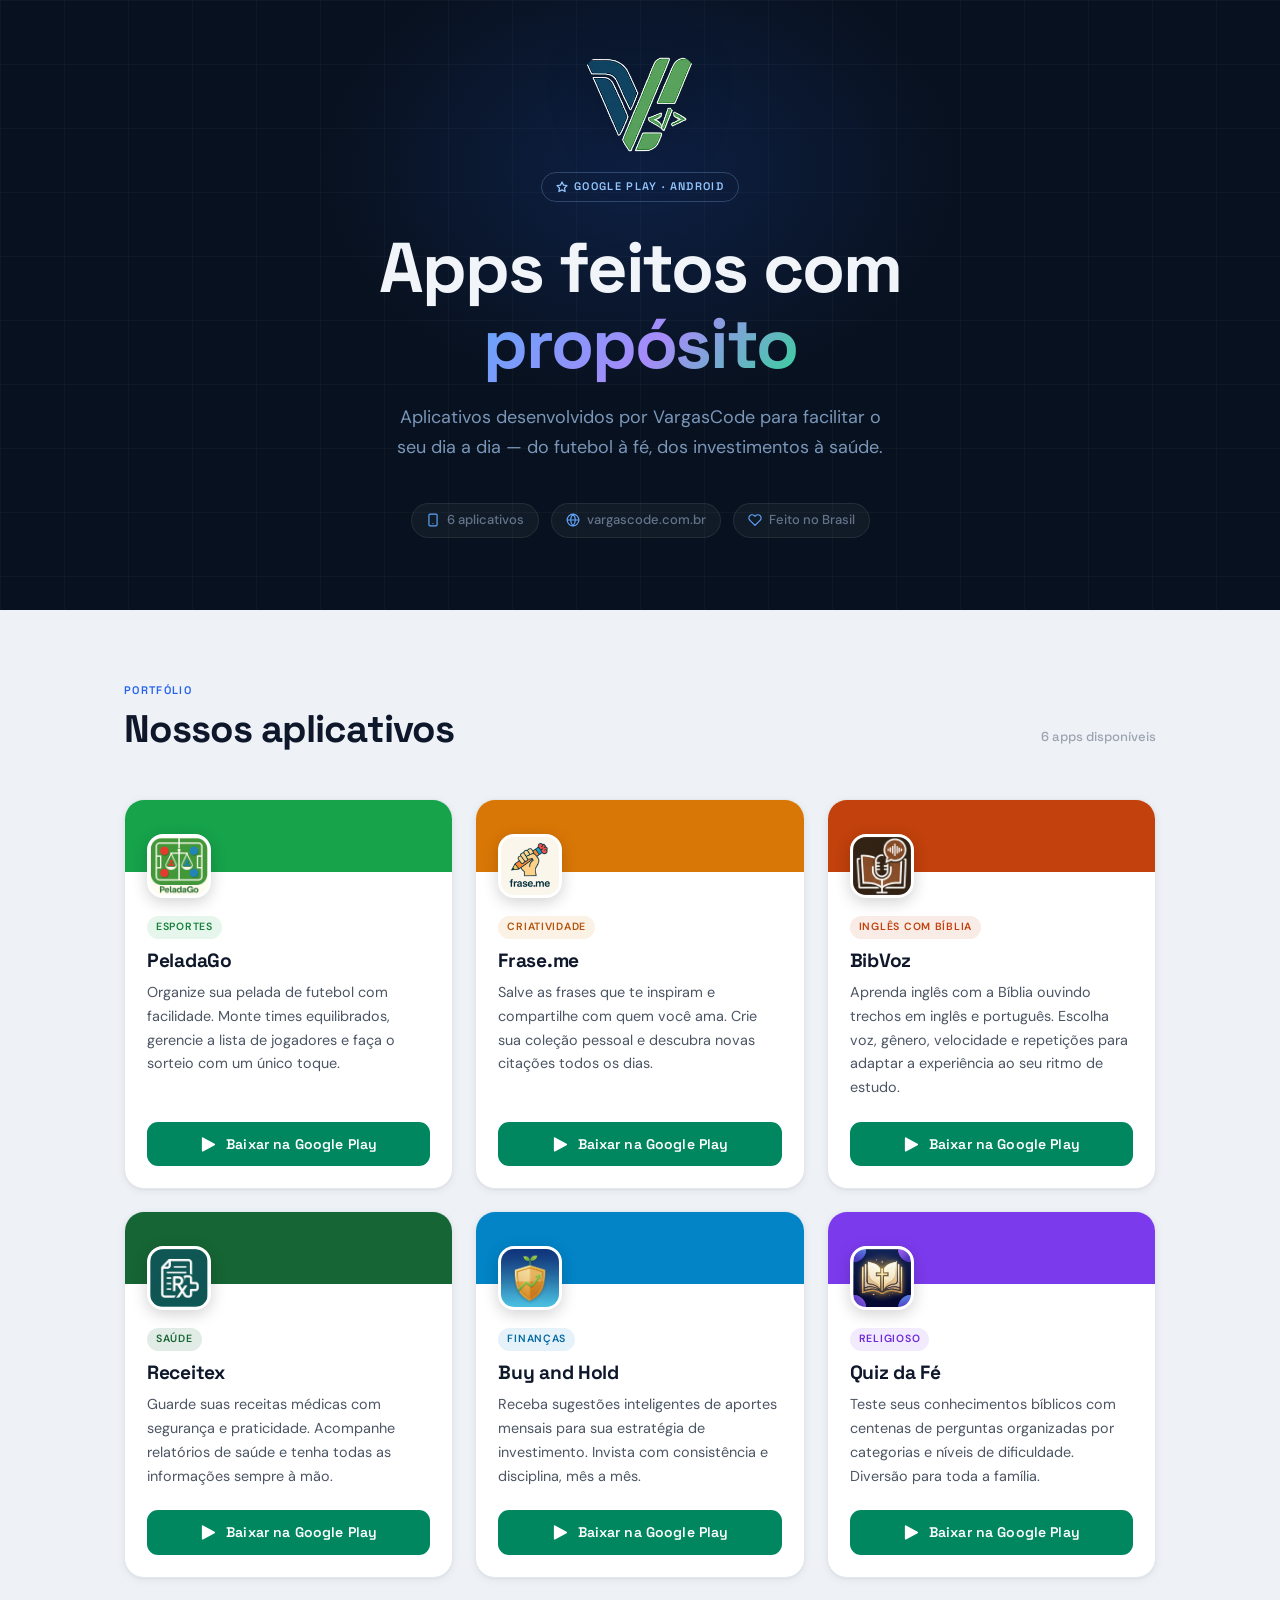
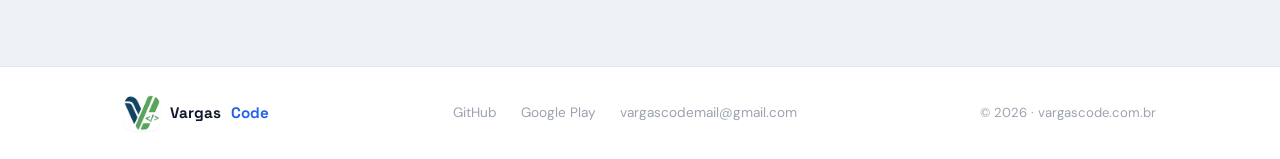
<file: _exemplo/index.html>
<!DOCTYPE html>
<html lang="pt-BR">
<head>
  <meta charset="UTF-8" />
  <meta name="viewport" content="width=device-width, initial-scale=1.0" />
  <meta name="description" content="Aplicativos desenvolvidos por VargasCode — PeladaGo, BibVoz, Frase.me, Receitex, Buy and Hold e Quiz da Fé." />
  <meta property="og:title" content="VargasCode · Apps para Android" />
  <meta property="og:description" content="Aplicativos feitos com propósito. Do futebol à fé." />
  <meta property="og:url" content="https://vargascode.com.br" />
  <title>VargasCode · Aplicativos para Android</title>

  <link rel="preconnect" href="https://fonts.googleapis.com" />
  <link rel="preconnect" href="https://fonts.gstatic.com" crossorigin />
  <link href="https://fonts.googleapis.com/css2?family=Space+Grotesk:wght@400;500;600;700&family=DM+Sans:ital,opsz,wght@0,9..40,300;0,9..40,400;0,9..40,500;1,9..40,400&display=swap" rel="stylesheet" />

  <style>
    /* ─────────────────────────────────────────
       DESIGN TOKENS
    ───────────────────────────────────────── */
    :root {
      /* Surfaces */
      --color-bg:       #EEF2F7;
      --color-surface:  #FFFFFF;
      --color-hero:     #08111F;
      --color-hero-alt: #0E1E36;

      /* Text */
      --color-text:     #0F172A;
      --color-text-2:   #4B5563;
      --color-text-3:   #9CA3AF;
      --color-hero-text:#F1F5F9;
      --color-hero-dim: #7A96B8;

      /* Brand */
      --color-accent:   #2563EB;
      --color-border:   #E2E8F0;
      --color-play:     #01875F;
      --color-play-hover:#016B4C;

      /* Per-app accents */
      --app-peladago:   #16A34A;
      --app-fraseme:    #D97706;
      --app-bibvoz:     #C2410C;
      --app-receitex:   #166534;
      --app-buyandhold: #0284C7;
      --app-quizdafe:   #7C3AED;

      /* Elevation */
      --shadow-sm:  0 1px 2px rgba(0,0,0,.05);
      --shadow-md:  0 2px 8px rgba(0,0,0,.06), 0 1px 2px rgba(0,0,0,.04);
      --shadow-lg:  0 8px 32px rgba(0,0,0,.10), 0 2px 8px rgba(0,0,0,.06);
      --shadow-xl:  0 16px 48px rgba(0,0,0,.14), 0 4px 12px rgba(0,0,0,.08);

      /* Layout */
      --max-width: 1080px;
      --card-radius: 20px;
    }

    /* ─────────────────────────────────────────
       RESET
    ───────────────────────────────────────── */
    *, *::before, *::after { box-sizing: border-box; margin: 0; padding: 0; }
    html { scroll-behavior: smooth; }
    img  { display: block; max-width: 100%; }
    a    { color: inherit; text-decoration: none; }
    ul   { list-style: none; }

    /* ─────────────────────────────────────────
       BASE
    ───────────────────────────────────────── */
    body {
      font-family: 'DM Sans', sans-serif;
      font-size: 16px;
      line-height: 1.6;
      background: var(--color-bg);
      color: var(--color-text);
      -webkit-font-smoothing: antialiased;
    }

    /* ─────────────────────────────────────────
       HERO
    ───────────────────────────────────────── */
    .hero {
      background: var(--color-hero);
      position: relative;
      overflow: hidden;
      padding: 56px 24px 72px;
      text-align: center;
    }

    /* Grid texture */
    .hero::before {
      content: '';
      position: absolute;
      inset: 0;
      background-image:
        linear-gradient(rgba(255,255,255,.028) 1px, transparent 1px),
        linear-gradient(90deg, rgba(255,255,255,.028) 1px, transparent 1px);
      background-size: 64px 64px;
      pointer-events: none;
    }

    /* Radial glow */
    .hero::after {
      content: '';
      position: absolute;
      top: -80px;
      left: 50%;
      transform: translateX(-50%);
      width: 700px;
      height: 500px;
      background: radial-gradient(ellipse, rgba(37,99,235,.18) 0%, transparent 65%);
      pointer-events: none;
    }

    .hero__inner {
      position: relative;
      z-index: 1;
      max-width: 680px;
      margin: 0 auto;
    }

    .hero__brand-mark {
      width: clamp(80px, 12vw, 112px);
      margin: 0 auto 18px;
      filter: drop-shadow(0 10px 24px rgba(0,0,0,.22));

      opacity: 0;
      animation: heroUp .55s cubic-bezier(.16,1,.3,1) both;
    }

    .hero__brand-mark img {
      width: 100%;
      height: auto;
      object-fit: contain;
      border-radius: 20px;
    }

    .hero__badge {
      display: inline-flex;
      align-items: center;
      gap: 6px;
      font-family: 'Space Grotesk', sans-serif;
      font-size: 11px;
      font-weight: 600;
      letter-spacing: .12em;
      text-transform: uppercase;
      color: #93C5FD;
      border: 1px solid rgba(147,197,253,.25);
      border-radius: 100px;
      padding: 5px 14px;
      margin-bottom: 28px;

      opacity: 0;
      animation: heroUp .55s cubic-bezier(.16,1,.3,1) .05s both;
    }

    .hero__title {
      font-family: 'Space Grotesk', sans-serif;
      font-size: clamp(2.6rem, 6vw, 4.4rem);
      font-weight: 700;
      color: var(--color-hero-text);
      line-height: 1.08;
      letter-spacing: -.03em;
      margin-bottom: 20px;

      opacity: 0;
      animation: heroUp .55s cubic-bezier(.16,1,.3,1) .15s both;
    }

    .hero__title em {
      font-style: normal;
      background: linear-gradient(130deg, #60A5FA 0%, #A78BFA 55%, #34D399 100%);
      -webkit-background-clip: text;
      -webkit-text-fill-color: transparent;
      background-clip: text;
    }

    .hero__sub {
      font-size: clamp(.95rem, 2vw, 1.125rem);
      font-weight: 400;
      color: var(--color-hero-dim);
      max-width: 500px;
      margin: 0 auto 40px;
      line-height: 1.7;

      opacity: 0;
      animation: heroUp .55s cubic-bezier(.16,1,.3,1) .25s both;
    }

    .hero__pills {
      display: flex;
      align-items: center;
      justify-content: center;
      gap: 12px;
      flex-wrap: wrap;

      opacity: 0;
      animation: heroUp .55s cubic-bezier(.16,1,.3,1) .35s both;
    }

    .hero__pill {
      display: flex;
      align-items: center;
      gap: 7px;
      font-size: 13px;
      font-weight: 500;
      color: #64748B;
      background: rgba(255,255,255,.04);
      border: 1px solid rgba(255,255,255,.08);
      border-radius: 100px;
      padding: 6px 14px;
    }

    .hero__pill svg {
      width: 14px;
      height: 14px;
      color: #60A5FA;
      flex-shrink: 0;
    }

    /* ─────────────────────────────────────────
       MAIN
    ───────────────────────────────────────── */
    .main {
      max-width: var(--max-width);
      margin: 0 auto;
      padding: 72px 24px 88px;
    }

    /* ─────────────────────────────────────────
       SECTION HEADER
    ───────────────────────────────────────── */
    .section-hd {
      display: flex;
      align-items: flex-end;
      justify-content: space-between;
      gap: 12px;
      margin-bottom: 48px;
      flex-wrap: wrap;
    }

    .section-hd__eyebrow {
      font-family: 'Space Grotesk', sans-serif;
      font-size: 11px;
      font-weight: 600;
      letter-spacing: .12em;
      text-transform: uppercase;
      color: var(--color-accent);
      margin-bottom: 8px;
    }

    .section-hd__title {
      font-family: 'Space Grotesk', sans-serif;
      font-size: clamp(1.75rem, 4vw, 2.4rem);
      font-weight: 700;
      letter-spacing: -.025em;
      color: var(--color-text);
      line-height: 1.15;
    }

    .section-hd__count {
      font-family: 'Space Grotesk', sans-serif;
      font-size: 13px;
      font-weight: 500;
      color: var(--color-text-3);
      white-space: nowrap;
      padding-bottom: 4px;
    }

    /* ─────────────────────────────────────────
       APPS GRID — 6-col trick for centered row
    ───────────────────────────────────────── */
    .apps-grid {
      display: grid;
      grid-template-columns: repeat(6, 1fr);
      gap: 22px;
    }

    .app-card {
      grid-column: span 2;
    }

    /* ─────────────────────────────────────────
       APP CARD
    ───────────────────────────────────────── */
    .app-card {
      background: var(--color-surface);
      border-radius: var(--card-radius);
      border: 1px solid var(--color-border);
      box-shadow: var(--shadow-md);
      overflow: hidden;
      display: flex;
      flex-direction: column;

      /* Scroll reveal — initial state */
      opacity: 0;
      transform: translateY(28px);
      transition: opacity .5s ease, transform .5s ease, box-shadow .25s ease;
    }

    .app-card.is-visible {
      opacity: 1;
      transform: translateY(0);
    }

    .app-card:hover {
      transform: translateY(-6px);
      box-shadow: var(--shadow-xl);
    }

    /* ── Card color band ── */
    .card__band {
      height: 72px;
      position: relative;
      flex-shrink: 0;
    }

    .app-card[data-app="peladago"]   .card__band { background: var(--app-peladago); }
    .app-card[data-app="fraseme"]    .card__band { background: var(--app-fraseme); }
    .app-card[data-app="bibvoz"]     .card__band { background: var(--app-bibvoz); }
    .app-card[data-app="receitex"]   .card__band { background: var(--app-receitex); }
    .app-card[data-app="buyandhold"] .card__band { background: var(--app-buyandhold); }
    .app-card[data-app="quizdafe"]   .card__band { background: var(--app-quizdafe); }

    /* ── Logo floating on band ── */
    .card__logo {
      position: absolute;
      bottom: -26px;
      left: 22px;
      width: 64px;
      height: 64px;
      border-radius: 16px;
      background: var(--color-surface);
      border: 3px solid var(--color-surface);
      box-shadow: 0 4px 16px rgba(0,0,0,.18);
      overflow: hidden;
    }

    .card__logo img {
      width: 100%;
      height: 100%;
      object-fit: cover;
    }

    /* ── Card body ── */
    .card__body {
      padding: 44px 22px 22px;
      display: flex;
      flex-direction: column;
      flex: 1;
    }

    /* ── Category tag ── */
    .card__tag {
      display: inline-block;
      font-size: 10.5px;
      font-weight: 600;
      letter-spacing: .07em;
      text-transform: uppercase;
      padding: 3px 9px;
      border-radius: 100px;
      margin-bottom: 10px;
      width: fit-content;
    }

    .app-card[data-app="peladago"]   .card__tag { background: rgba(22,163,74,.1);  color: #15803D; }
    .app-card[data-app="fraseme"]    .card__tag { background: rgba(217,119,6,.1);  color: #B45309; }
    .app-card[data-app="bibvoz"]     .card__tag { background: rgba(194,65,12,.1);  color: #C2410C; }
    .app-card[data-app="receitex"]   .card__tag { background: rgba(22,101,52,.12); color: #166534; }
    .app-card[data-app="buyandhold"] .card__tag { background: rgba(2,132,199,.1);  color: #0369A1; }
    .app-card[data-app="quizdafe"]   .card__tag { background: rgba(124,58,237,.1); color: #6D28D9; }

    /* ── Card name ── */
    .card__name {
      font-family: 'Space Grotesk', sans-serif;
      font-size: 1.2rem;
      font-weight: 700;
      letter-spacing: -.015em;
      color: var(--color-text);
      margin-bottom: 8px;
      line-height: 1.25;
    }

    /* ── Card description ── */
    .card__desc {
      font-size: .9rem;
      color: var(--color-text-2);
      line-height: 1.65;
      flex: 1;
      margin-bottom: 22px;
    }

    /* ── Google Play button ── */
    .btn-play {
      display: inline-flex;
      align-items: center;
      justify-content: center;
      gap: 9px;
      background: var(--color-play);
      color: #fff;
      font-family: 'Space Grotesk', sans-serif;
      font-size: .875rem;
      font-weight: 600;
      letter-spacing: .01em;
      padding: 11px 18px;
      border-radius: 11px;
      border: none;
      cursor: pointer;
      transition: background .2s ease, transform .2s ease, box-shadow .2s ease;
      width: 100%;
      text-align: center;
    }

    .btn-play:hover {
      background: var(--color-play-hover);
      transform: translateY(-1px);
      box-shadow: 0 4px 14px rgba(1,135,95,.4);
    }

    .btn-play--disabled,
    .btn-play--disabled:hover {
      background: #CBD5E1;
      color: #334155;
      cursor: default;
      transform: none;
      box-shadow: none;
    }

    .btn-play__icon {
      width: 17px;
      height: 17px;
      flex-shrink: 0;
    }

    /* ─────────────────────────────────────────
       FOOTER
    ───────────────────────────────────────── */
    .footer {
      border-top: 1px solid var(--color-border);
      background: var(--color-surface);
    }

    .footer__inner {
      max-width: var(--max-width);
      margin: 0 auto;
      padding: 28px 24px;
      display: flex;
      align-items: center;
      justify-content: space-between;
      gap: 16px;
      flex-wrap: wrap;
    }

    .footer__brand {
      font-family: 'Space Grotesk', sans-serif;
      font-size: .95rem;
      font-weight: 700;
      color: var(--color-text);
      display: flex;
      align-items: center;
      gap: 10px;
    }

    .footer__brand-logo {
      width: 36px;
      height: 36px;
      border-radius: 10px;
      object-fit: cover;
      box-shadow: var(--shadow-sm);
    }

    .footer__brand span { color: var(--color-accent); }

    .footer__links {
      display: flex;
      align-items: center;
      gap: 24px;
      flex-wrap: wrap;
    }

    .footer__link {
      font-size: .85rem;
      color: var(--color-text-3);
      transition: color .2s ease;
    }

    .footer__link:hover { color: var(--color-text-2); }

    .footer__copy {
      font-size: .82rem;
      color: var(--color-text-3);
    }

    /* ─────────────────────────────────────────
       ANIMATIONS
    ───────────────────────────────────────── */
    @keyframes heroUp {
      from { opacity: 0; transform: translateY(20px); }
      to   { opacity: 1; transform: translateY(0); }
    }

    /* ─────────────────────────────────────────
       RESPONSIVE
    ───────────────────────────────────────── */
    @media (max-width: 860px) {
      .apps-grid {
        grid-template-columns: repeat(2, 1fr);
      }
      .app-card { grid-column: span 1; }
    }

    @media (max-width: 540px) {
      .apps-grid {
        grid-template-columns: 1fr;
      }
      .app-card {
        grid-column: 1 / -1;
        max-width: 100%;
      }
      .hero {
        padding: 48px 20px 60px;
      }
      .section-hd {
        flex-direction: column;
        align-items: flex-start;
      }
    }

    /* ─────────────────────────────────────────
       REDUCED MOTION
    ───────────────────────────────────────── */
    @media (prefers-reduced-motion: reduce) {
      .hero__badge,
      .hero__title,
      .hero__sub,
      .hero__pills { animation: none; opacity: 1; }
      .app-card { opacity: 1; transform: none; transition: box-shadow .2s ease; }
    }
  </style>
</head>
<body>

  <!-- ═══════════════════════════════════════
       HERO
  ═══════════════════════════════════════ -->
  <header class="hero" role="banner">
    <div class="hero__inner">

      <div class="hero__brand-mark">
        <img src="logo.png" alt="Logo da VargasCode" />
      </div>

      <div class="hero__badge">
        <svg width="12" height="12" viewBox="0 0 24 24" fill="none" stroke="currentColor" stroke-width="2.5" stroke-linecap="round" stroke-linejoin="round" aria-hidden="true">
          <polygon points="12 2 15.09 8.26 22 9.27 17 14.14 18.18 21.02 12 17.77 5.82 21.02 7 14.14 2 9.27 8.91 8.26 12 2"/>
        </svg>
        Google Play · Android
      </div>

      <h1 class="hero__title">
        Apps feitos com<br /><em>propósito</em>
      </h1>

      <p class="hero__sub">
        Aplicativos desenvolvidos por VargasCode para facilitar o seu dia a dia —
        do futebol à fé, dos investimentos à saúde.
      </p>

      <div class="hero__pills">
        <div class="hero__pill">
          <svg viewBox="0 0 24 24" fill="none" stroke="currentColor" stroke-width="2" stroke-linecap="round" stroke-linejoin="round" aria-hidden="true">
            <rect x="5" y="2" width="14" height="20" rx="2" ry="2"/><line x1="12" y1="18" x2="12.01" y2="18"/>
          </svg>
          6 aplicativos
        </div>
        <div class="hero__pill">
          <svg viewBox="0 0 24 24" fill="none" stroke="currentColor" stroke-width="2" stroke-linecap="round" stroke-linejoin="round" aria-hidden="true">
            <circle cx="12" cy="12" r="10"/><line x1="2" y1="12" x2="22" y2="12"/>
            <path d="M12 2a15.3 15.3 0 014 10 15.3 15.3 0 01-4 10 15.3 15.3 0 01-4-10 15.3 15.3 0 014-10z"/>
          </svg>
          vargascode.com.br
        </div>
        <div class="hero__pill">
          <svg viewBox="0 0 24 24" fill="none" stroke="currentColor" stroke-width="2" stroke-linecap="round" stroke-linejoin="round" aria-hidden="true">
            <path d="M20.84 4.61a5.5 5.5 0 00-7.78 0L12 5.67l-1.06-1.06a5.5 5.5 0 00-7.78 7.78l1.06 1.06L12 21.23l7.78-7.78 1.06-1.06a5.5 5.5 0 000-7.78z"/>
          </svg>
          Feito no Brasil
        </div>
      </div>

    </div>
  </header>

  <!-- ═══════════════════════════════════════
       MAIN CONTENT
  ═══════════════════════════════════════ -->
  <main class="main" id="apps">

    <div class="section-hd">
      <div>
        <p class="section-hd__eyebrow">Portfólio</p>
        <h2 class="section-hd__title">Nossos aplicativos</h2>
      </div>
      <span class="section-hd__count">6 apps disponíveis</span>
    </div>

    <div class="apps-grid" role="list">

      <!-- ─── PeladaGo ─── -->
      <article class="app-card" data-app="peladago" role="listitem">
        <div class="card__band" aria-hidden="true">
          <div class="card__logo">
            <img src="logos/peladago-logo.png" alt="Ícone do PeladaGo" />
          </div>
        </div>
        <div class="card__body">
          <span class="card__tag">Esportes</span>
          <h3 class="card__name">PeladaGo</h3>
          <p class="card__desc">
            Organize sua pelada de futebol com facilidade. Monte times equilibrados, gerencie a lista de jogadores e faça o sorteio com um único toque.
          </p>
          <a href="https://play.google.com/store/apps/details?id=com.peladago" class="btn-play" aria-label="Baixar PeladaGo na Google Play" target="_blank" rel="noopener noreferrer">
            <svg class="btn-play__icon" viewBox="0 0 24 24" fill="none" aria-hidden="true">
              <path d="M4.318 2.045C3.547 1.64 2.647 2.2 2.647 3.07v17.862c0 .87.9 1.428 1.671 1.023l16.27-8.93a1.148 1.148 0 000-2.048L4.318 2.045z" fill="currentColor"/>
            </svg>
            Baixar na Google Play
          </a>
        </div>
      </article>

      <!-- ─── Frase.me ─── -->
      <article class="app-card" data-app="fraseme" role="listitem">
        <div class="card__band" aria-hidden="true">
          <div class="card__logo">
            <img src="logos/fraseme-logo.png" alt="Ícone do Frase.me" />
          </div>
        </div>
        <div class="card__body">
          <span class="card__tag">Criatividade</span>
          <h3 class="card__name">Frase.me</h3>
          <p class="card__desc">
            Salve as frases que te inspiram e compartilhe com quem você ama. Crie sua coleção pessoal e descubra novas citações todos os dias.
          </p>
          <a href="https://play.google.com/store/apps/details?id=com.frase.me" class="btn-play" aria-label="Baixar Frase.me na Google Play" target="_blank" rel="noopener noreferrer">
            <svg class="btn-play__icon" viewBox="0 0 24 24" fill="none" aria-hidden="true">
              <path d="M4.318 2.045C3.547 1.64 2.647 2.2 2.647 3.07v17.862c0 .87.9 1.428 1.671 1.023l16.27-8.93a1.148 1.148 0 000-2.048L4.318 2.045z" fill="currentColor"/>
            </svg>
            Baixar na Google Play
          </a>
        </div>
      </article>

      <!-- ─── BibVoz ─── -->
      <article class="app-card" data-app="bibvoz" role="listitem">
        <div class="card__band" aria-hidden="true">
          <div class="card__logo">
            <img src="logos/bibvoz-logo.png" alt="Ícone do BibVoz" />
          </div>
        </div>
        <div class="card__body">
          <span class="card__tag">Inglês com Bíblia</span>
          <h3 class="card__name">BibVoz</h3>
          <p class="card__desc">
            Aprenda inglês com a Bíblia ouvindo trechos em inglês e português. Escolha voz, gênero, velocidade e repetições para adaptar a experiência ao seu ritmo de estudo.
          </p>
          <a href="https://play.google.com/store/apps/details?id=br.com.vargascode.bibvoz" class="btn-play" aria-label="Baixar BibVoz na Google Play" target="_blank" rel="noopener noreferrer">
            <svg class="btn-play__icon" viewBox="0 0 24 24" fill="none" aria-hidden="true">
              <path d="M4.318 2.045C3.547 1.64 2.647 2.2 2.647 3.07v17.862c0 .87.9 1.428 1.671 1.023l16.27-8.93a1.148 1.148 0 000-2.048L4.318 2.045z" fill="currentColor"/>
            </svg>
            Baixar na Google Play
          </a>
        </div>
      </article>

      <!-- ─── Receitex ─── -->
      <article class="app-card" data-app="receitex" role="listitem">
        <div class="card__band" aria-hidden="true">
          <div class="card__logo">
            <img src="logos/receitex-logo.png" alt="Ícone do Receitex" />
          </div>
        </div>
        <div class="card__body">
          <span class="card__tag">Saúde</span>
          <h3 class="card__name">Receitex</h3>
          <p class="card__desc">
            Guarde suas receitas médicas com segurança e praticidade. Acompanhe relatórios de saúde e tenha todas as informações sempre à mão.
          </p>
          <a href="https://play.google.com/store/apps/details?id=br.com.vargascode.receitex" class="btn-play" aria-label="Baixar Receitex na Google Play" target="_blank" rel="noopener noreferrer">
            <svg class="btn-play__icon" viewBox="0 0 24 24" fill="none" aria-hidden="true">
              <path d="M4.318 2.045C3.547 1.64 2.647 2.2 2.647 3.07v17.862c0 .87.9 1.428 1.671 1.023l16.27-8.93a1.148 1.148 0 000-2.048L4.318 2.045z" fill="currentColor"/>
            </svg>
            Baixar na Google Play
          </a>
        </div>
      </article>

      <!-- ─── Buy and Hold ─── -->
      <article class="app-card" data-app="buyandhold" role="listitem">
        <div class="card__band" aria-hidden="true">
          <div class="card__logo">
            <img src="logos/buyandhold-logo.png" alt="Ícone do Buy and Hold" />
          </div>
        </div>
        <div class="card__body">
          <span class="card__tag">Finanças</span>
          <h3 class="card__name">Buy and Hold</h3>
          <p class="card__desc">
            Receba sugestões inteligentes de aportes mensais para sua estratégia de investimento. Invista com consistência e disciplina, mês a mês.
          </p>
          <a href="https://play.google.com/store/apps/details?id=com.buyandhold.investment" class="btn-play" aria-label="Baixar Buy and Hold na Google Play" target="_blank" rel="noopener noreferrer">
            <svg class="btn-play__icon" viewBox="0 0 24 24" fill="none" aria-hidden="true">
              <path d="M4.318 2.045C3.547 1.64 2.647 2.2 2.647 3.07v17.862c0 .87.9 1.428 1.671 1.023l16.27-8.93a1.148 1.148 0 000-2.048L4.318 2.045z" fill="currentColor"/>
            </svg>
            Baixar na Google Play
          </a>
        </div>
      </article>

      <!-- ─── Quiz da Fé ─── -->
      <article class="app-card" data-app="quizdafe" role="listitem">
        <div class="card__band" aria-hidden="true">
          <div class="card__logo">
            <img src="logos/quizdafe-logo.png" alt="Ícone do Quiz da Fé" />
          </div>
        </div>
        <div class="card__body">
          <span class="card__tag">Religioso</span>
          <h3 class="card__name">Quiz da Fé</h3>
          <p class="card__desc">
            Teste seus conhecimentos bíblicos com centenas de perguntas organizadas por categorias e níveis de dificuldade. Diversão para toda a família.
          </p>
          <a href="https://play.google.com/store/apps/details?id=br.com.vargascode.quizdafe" class="btn-play" aria-label="Baixar Quiz da Fé na Google Play" target="_blank" rel="noopener noreferrer">
            <svg class="btn-play__icon" viewBox="0 0 24 24" fill="none" aria-hidden="true">
              <path d="M4.318 2.045C3.547 1.64 2.647 2.2 2.647 3.07v17.862c0 .87.9 1.428 1.671 1.023l16.27-8.93a1.148 1.148 0 000-2.048L4.318 2.045z" fill="currentColor"/>
            </svg>
            Baixar na Google Play
          </a>
        </div>
      </article>

    </div>
  </main>

  <!-- ═══════════════════════════════════════
       FOOTER
  ═══════════════════════════════════════ -->
  <footer class="footer">
    <div class="footer__inner">
      <a href="https://www.vargascode.com.br" class="footer__brand">
        <img src="logo.png" alt="Logo da VargasCode" class="footer__brand-logo" />
        Vargas<span>Code</span>
      </a>
      <nav class="footer__links" aria-label="Links do rodapé">
        <a href="https://github.com/vargascodemail" class="footer__link" target="_blank" rel="noopener noreferrer">GitHub</a>
        <a href="https://play.google.com/store/apps/developer?id=VargasCode" class="footer__link" target="_blank" rel="noopener noreferrer">Google Play</a>
        <a href="mailto:vargascodemail@gmail.com" class="footer__link">vargascodemail@gmail.com</a>
      </nav>
      <span class="footer__copy">© 2026 · vargascode.com.br</span>
    </div>
  </footer>

  <!-- ═══════════════════════════════════════
       SCROLL REVEAL SCRIPT
  ═══════════════════════════════════════ -->
  <script>
    (function () {
      var cards = Array.from(document.querySelectorAll('.app-card'));
      var stagger = [0, 80, 160, 240, 320, 400];

      var observer = new IntersectionObserver(function (entries) {
        entries.forEach(function (entry) {
          if (!entry.isIntersecting) return;
          var idx = cards.indexOf(entry.target);
          var delay = stagger[idx] || 0;

          // Apply stagger delay for the entrance, then clear it
          entry.target.style.transitionDelay = delay + 'ms';
          entry.target.classList.add('is-visible');

          // Remove delay after animation completes so hover is instant
          setTimeout(function () {
            entry.target.style.transitionDelay = '0ms';
          }, 500 + delay);

          observer.unobserve(entry.target);
        });
      }, { threshold: 0.08 });

      cards.forEach(function (el) { observer.observe(el); });
    })();
  </script>

</body>
</html>
</file>
